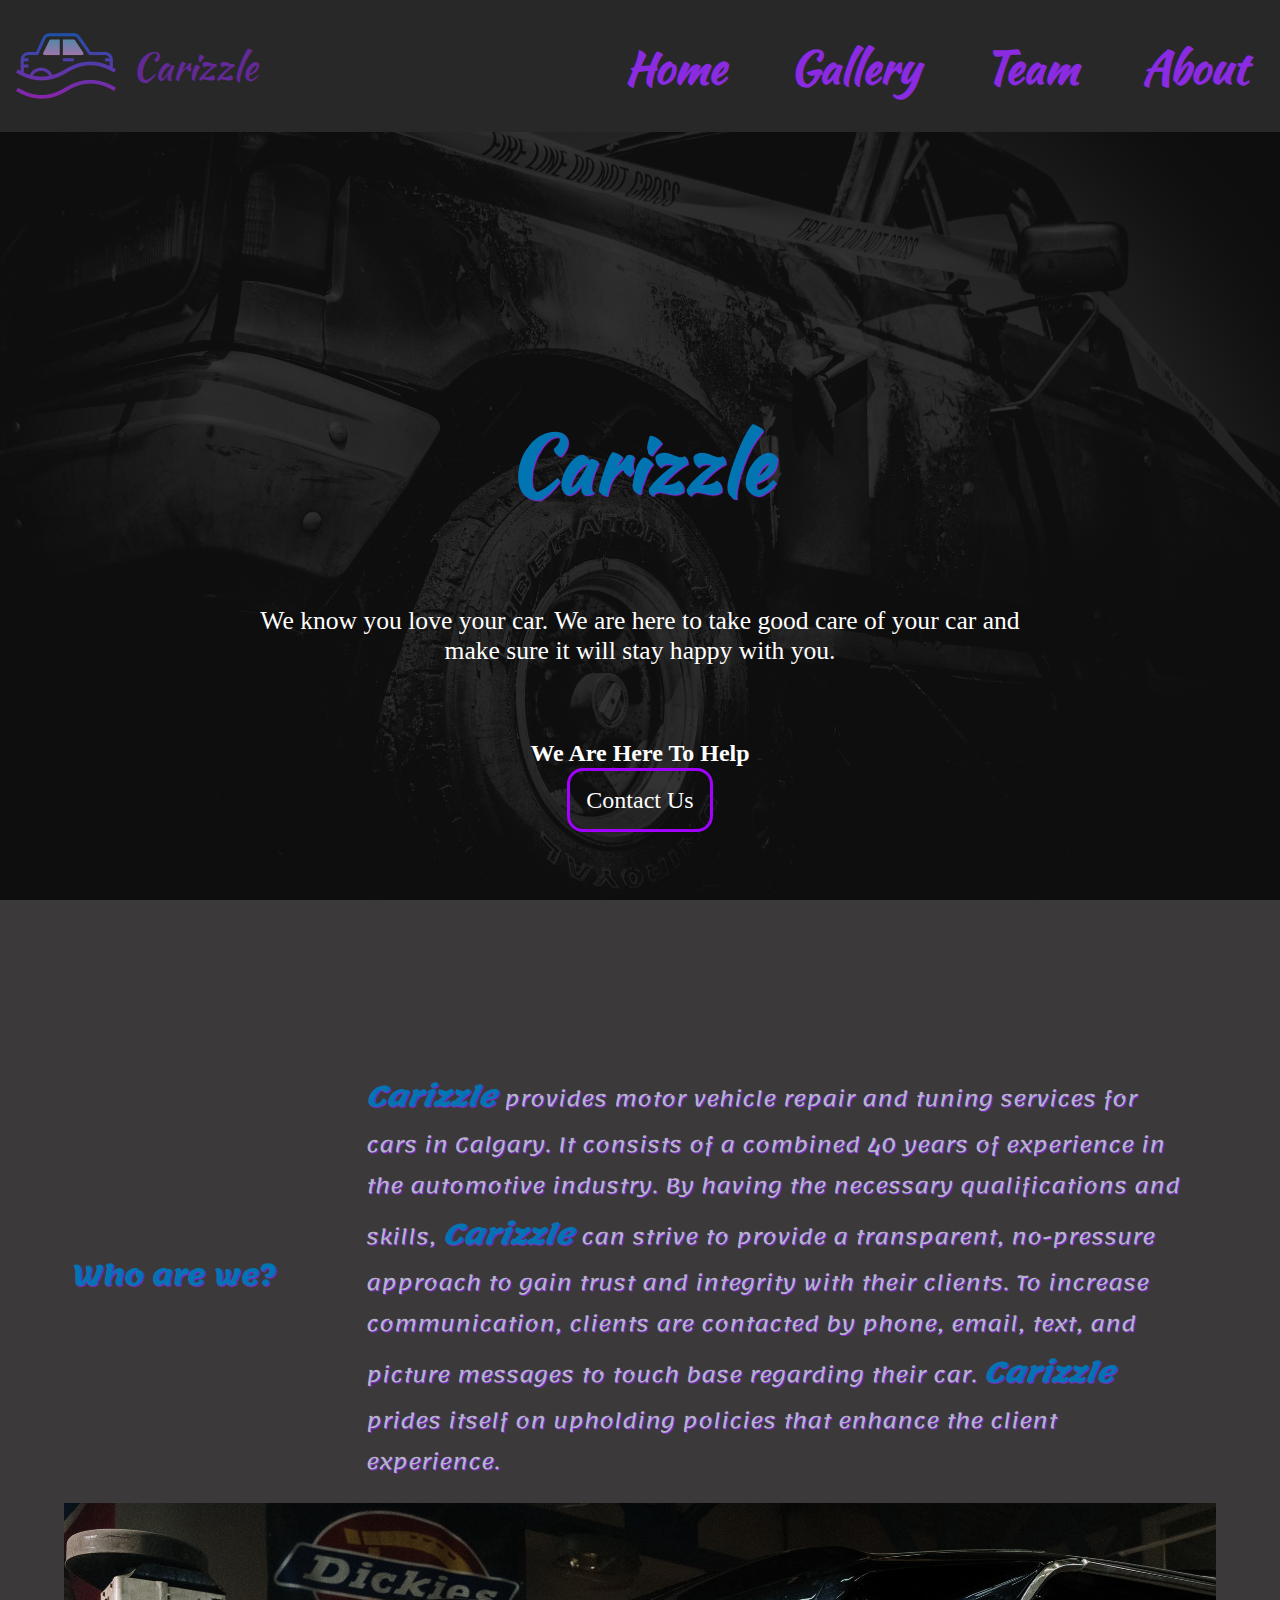
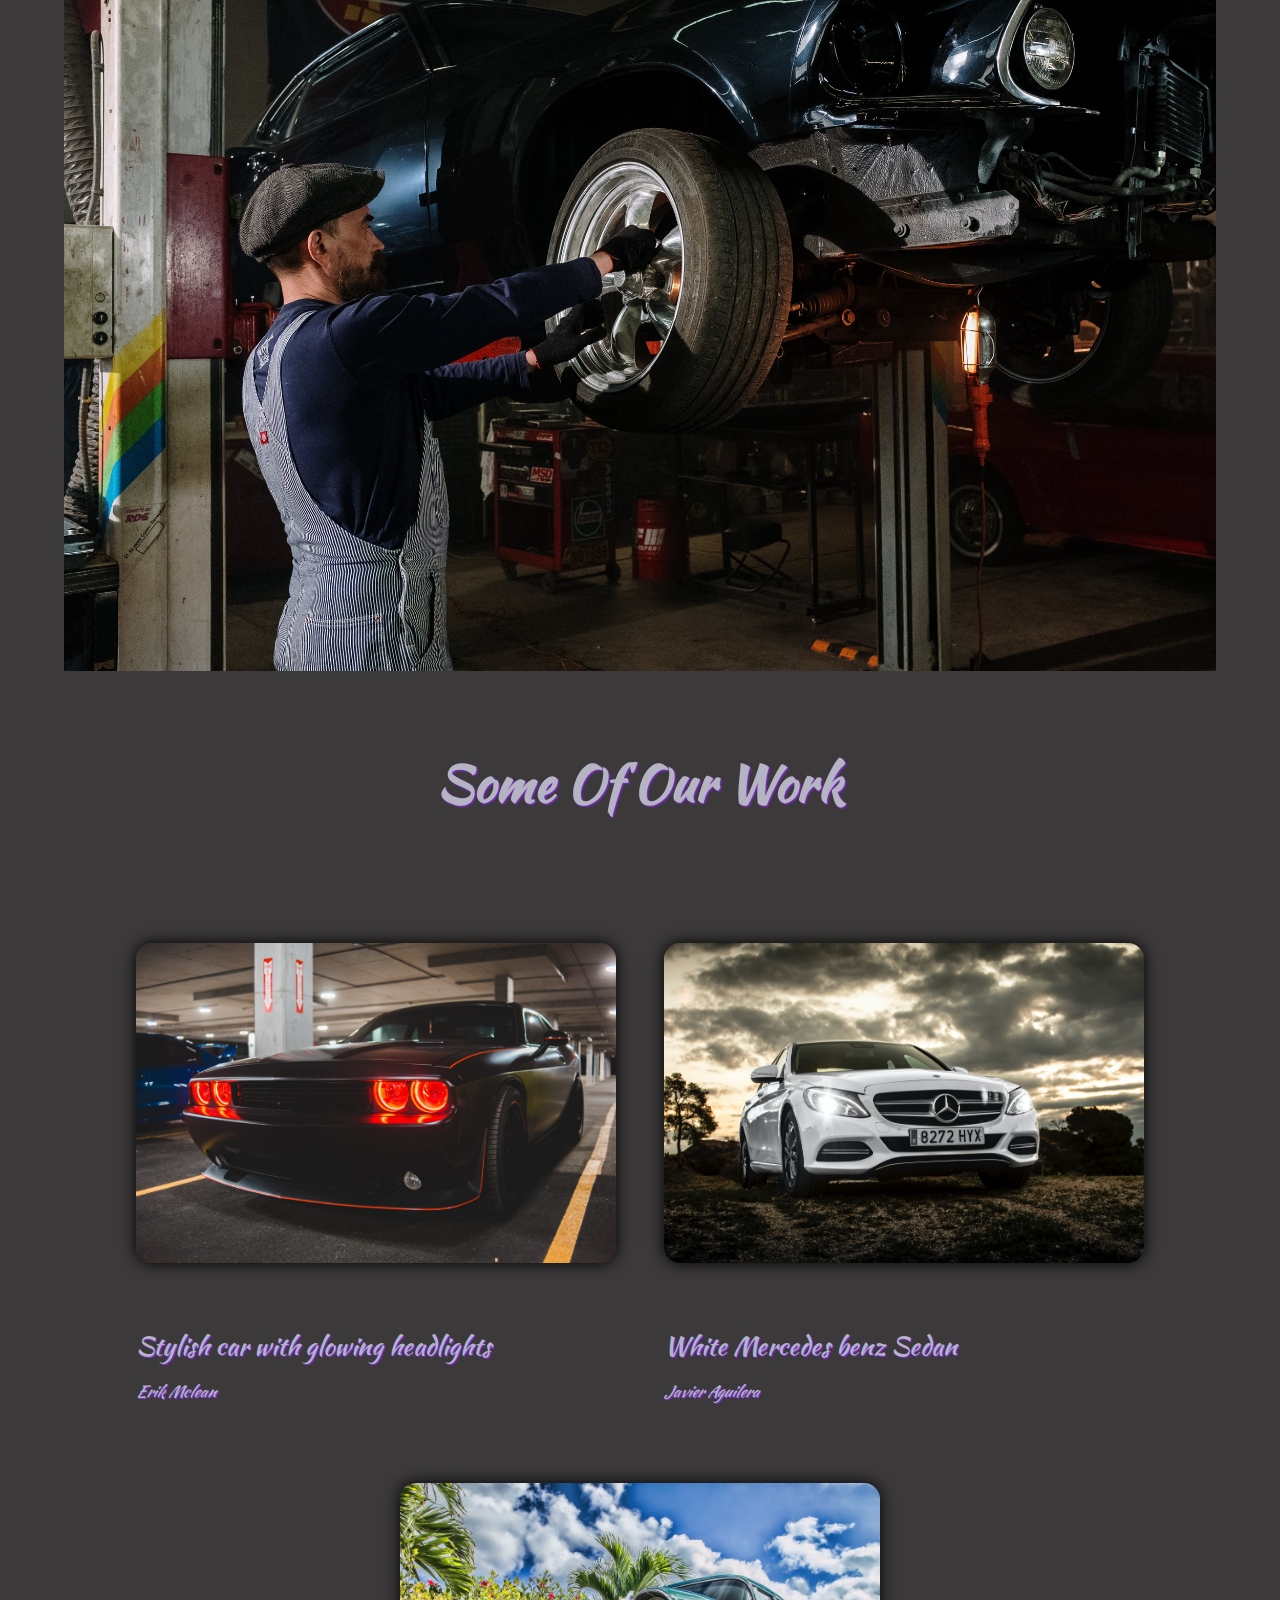
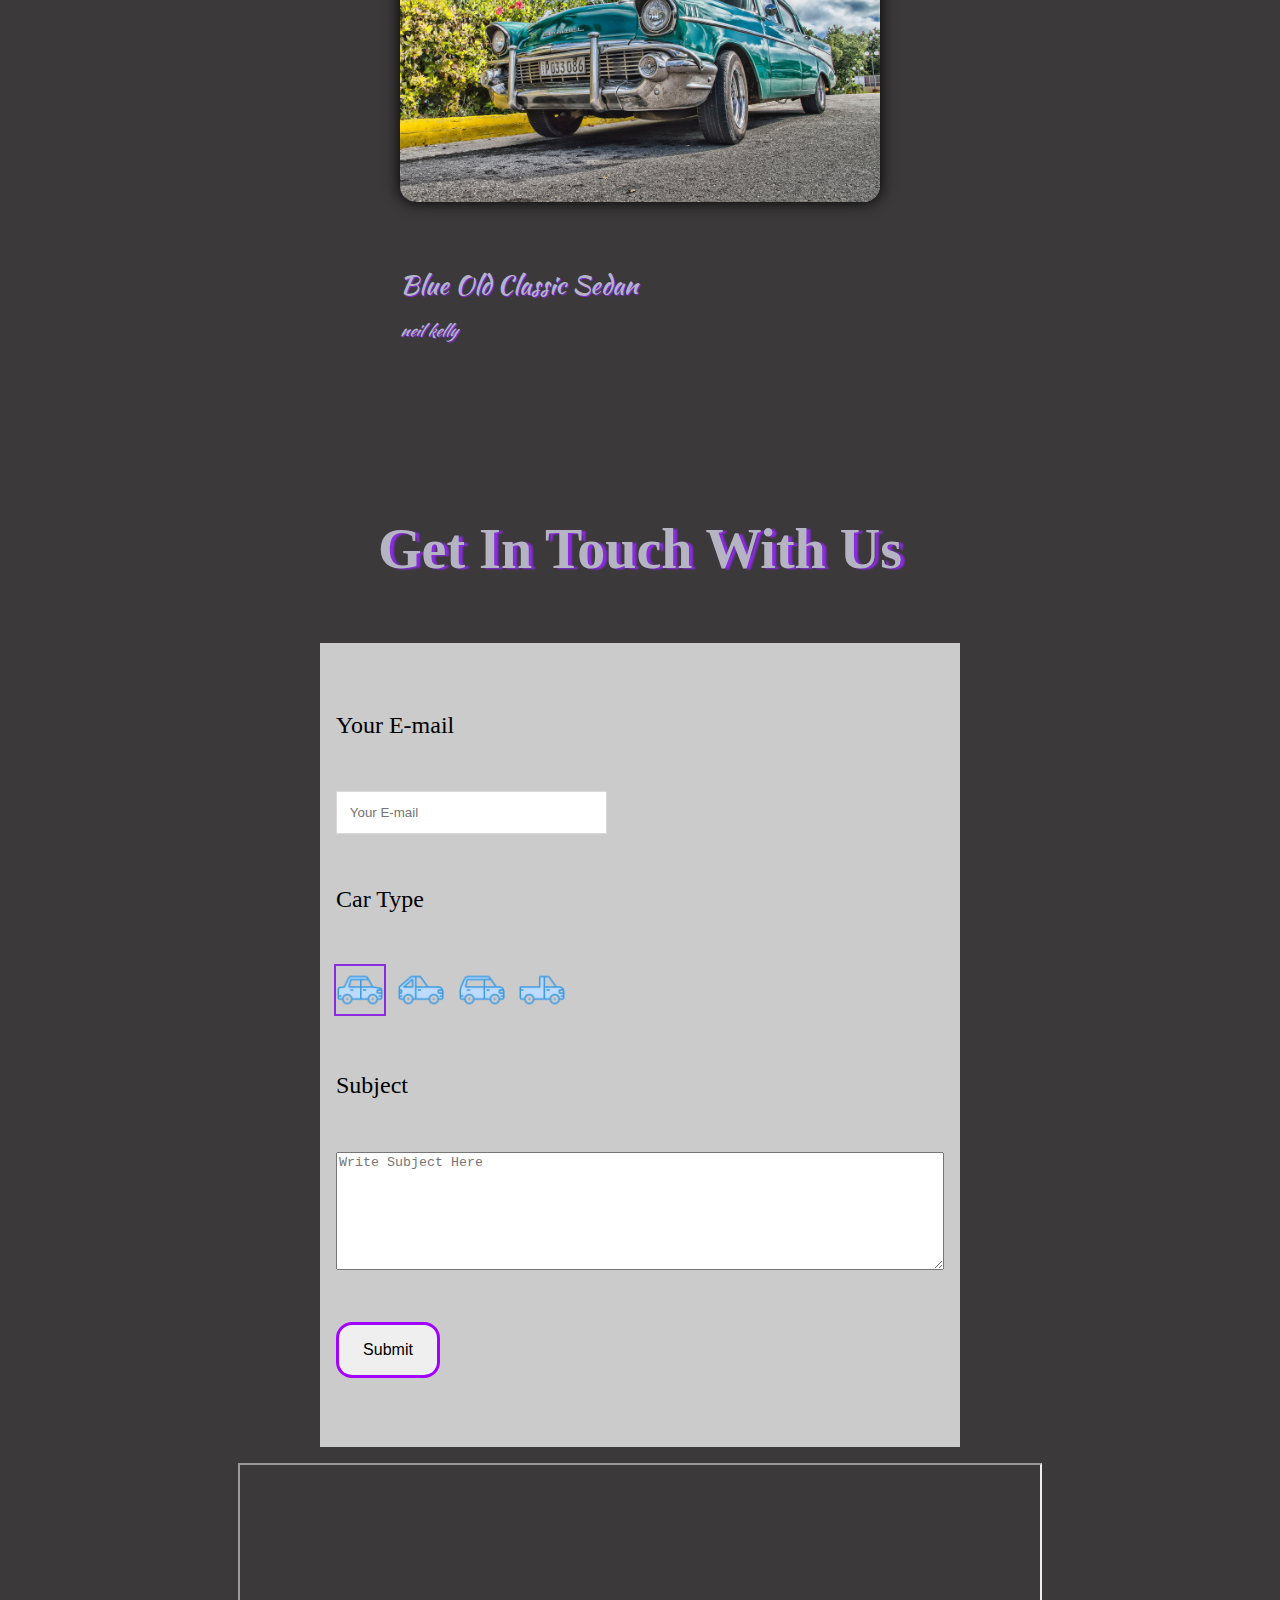
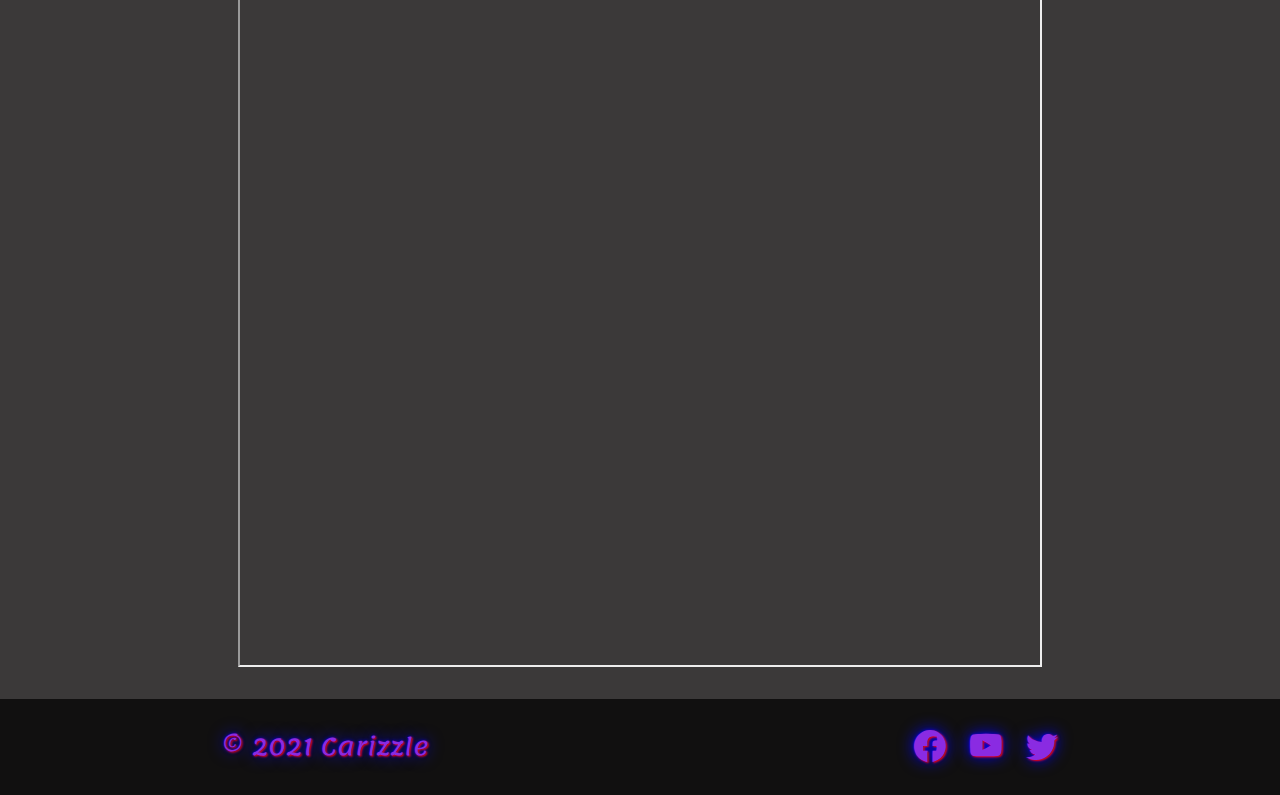
<file: index.html>
<!DOCTYPE html>
<html lang="en">

<head>
  <meta charset="UTF-8">
  <meta http-equiv="X-UA-Compatible" content="IE=edge">
  <meta name="viewport" content="width=device-width, initial-scale=1.0">
  <link rel="stylesheet" href="css/style.css">
  <link rel="stylesheet" href="css/fonts.css">

  <script src="js/script.js"></script>

  <!-- Fonts -->
  <link rel="preconnect" href="https://fonts.googleapis.com">
  <link rel="preconnect" href="https://fonts.gstatic.com" crossorigin>
  <link
    href="https://fonts.googleapis.com/css2?family=Bevan&family=Kaushan+Script&family=Lemonada:wght@300&family=Yaldevi:wght@300&display=swap"
    rel="stylesheet">

  <!-- Icons -->
  <link href="https://maxcdn.bootstrapcdn.com/font-awesome/4.7.0/css/font-awesome.min.css" rel="stylesheet"
    integrity="sha384-wvfXpqpZZVQGK6TAh5PVlGOfQNHSoD2xbE+QkPxCAFlNEevoEH3Sl0sibVcOQVnN" crossorigin="anonymous">
  <link rel="stylesheet" href="https://cdn.jsdelivr.net/npm/bootstrap-icons@1.5.0/font/bootstrap-icons.css">

  <title>Carizzle</title>
</head>

<body>
  <!-- Nav -->
  <nav class="nav-links">
    <a href="#" class="logo">
      <img src="assets/images/logo.png" alt="Logo">
      <span>Carizzle</span>
    </a>
    <ul>
      <li><a href="index.html">Home</a></li>
      <li><a href="gallery.html">Gallery</a></li>
      <li><a href="team.html">Team</a></li>
      <li><a href="about.html">About</a></li>
    </ul>
  </nav>

  <nav class="nav-menu">
    <a href="#" class="logo">
      <img src="assets/images/logo.png" alt="Logo">
      <span>Carizzle</span>
    </a>
    <i class="bi bi-list" onclick="openNav()" id="menu-toggle"></i>
    <div class="nav-link-container" id="menu">
      <i class="bi bi-x-lg" onclick="closeNav()" id="closebtn"></i>
      <ul>
        <li><a href="index.html">Home</a></li>
        <li><a href="gallery.html">Gallery</a></li>
        <li><a href="team.html">Team</a></li>
        <li><a href="about.html">About</a></li>
      </ul>
    </div>
  </nav>


  <!-- Header -->
  <header>
    <div>
      <h1 id="ho-hero" class="ho-hero">Carizzle</h1>
    </div>
  </header>

  <!-- Main -->
  <main>
    <section id="ho-hero-sec" class="ho-hero-sec">
      <div>
        <p>We know you love your car. We are here to take good care of your car and make sure it will stay happy with
          you.</p>
        <h2>We Are Here To Help</h2>
        <a href="#contact" class="ho-hero-btn">Contact Us</a>
      </div>
    </section>

    <section class="ab-section">
      <h3>Who are we?</h3>
      <p>
        <em>Carizzle</em> provides motor vehicle repair and tuning services for cars in Calgary.
        It consists of a combined 40 years of experience in the automotive industry.
        By having the necessary qualifications and skills,
        <em>Carizzle</em> can strive to provide a transparent,
        no-pressure approach to gain trust and integrity with their clients.
        To increase communication, clients are contacted by phone, email, text, and picture messages to touch base
        regarding their car.
        <em>Carizzle</em> prides itself on upholding policies that enhance the client experience.
      </p>
      <img src="assets/images/mechanic.jpg" alt="Mechanic person fixing car" class="ab-img">
    </section>

    <section class="gallrey-section">
      <h2 class="go-up">Some Of Our Work</h2>
      <figure>
        <img src="assets/images/gal-car-8.jpg" alt="Stylish car with glowing headlights">
        <figcaption>Stylish car with glowing headlights <p>Erik Mclean</p>
        </figcaption>
      </figure>

      <figure>
        <img src="assets/images/gal-car-9.jpg" alt="White Mercedes benz Sedan">
        <figcaption>White Mercedes benz Sedan <p>Javier Aguilera</p>
        </figcaption>
      </figure>

      <figure>
        <img src="assets/images/gal-car-4.jpg" alt="Blue Old Classic Sedan">
        <figcaption>Blue Old Classic Sedan <p>neil kelly</p>
        </figcaption>
      </figure>
    </section>

    <section class="contact-map">
      <h2>Get In Touch With Us</h2>
      <form action="https://formspree.io/f/xayakjqr" method="POST" id="contact">
        <label for="email">Your E-mail</label>
        <input type="text" id="email" name="email" placeholder="Your E-mail" required>
        <label>Car Type</label>
        <div class="cartype-icon">
          <label>
            <input type="radio" name="cartype" value="sedan" checked>
            <img src="assets/images/sedan-icon.png" alt="sedan car icon">
          </label>
          <label>
            <input type="radio" name="cartype" value="sport">
            <img src="assets/images/sport-icon.png" alt="sport car icon">
          </label>
          <label>
            <input type="radio" name="cartype" value="van">
            <img src="assets/images/van-icon.png" alt="van car icon">
          </label>
          <label>
            <input type="radio" name="cartype" value="truck">
            <img src="assets/images/truck-icon.png" alt="truck car icon">
          </label>
        </div>
        <label for="subject">Subject</label>
        <textarea id="subject" name="subject" placeholder="Write Subject Here" required></textarea>
        <input type="submit" value="Submit">
      </form>

      <!-- MAP -->
      <iframe class="map" loading="lazy" allowfullscreen
        src="https://www.google.com/maps/embed/v1/place?key=AIzaSyBi_DA6iO6J5fdE7S0sSYR15o7AsWUm170&q=Calgary+AB"></iframe>
    </section>
  </main>

  <!-- Footer -->
  <footer>
    <p>&copy; 2021 Carizzle</p>
    <ul>
      <li><a href="https://www.facebook.com" target="_blank" class="facebook"><i class="bi bi-facebook"></i></a></li>
      <li><a href="https://www.youtube.com" target="_blank" class="youtube"><i class="bi bi-youtube"></i></a></li>
      <li><a href="https://twitter.com" target="_blank" class="twitter"><i class="bi bi-twitter"></i></a></li>
    </ul>
  </footer>
</body>

</html>
</file>
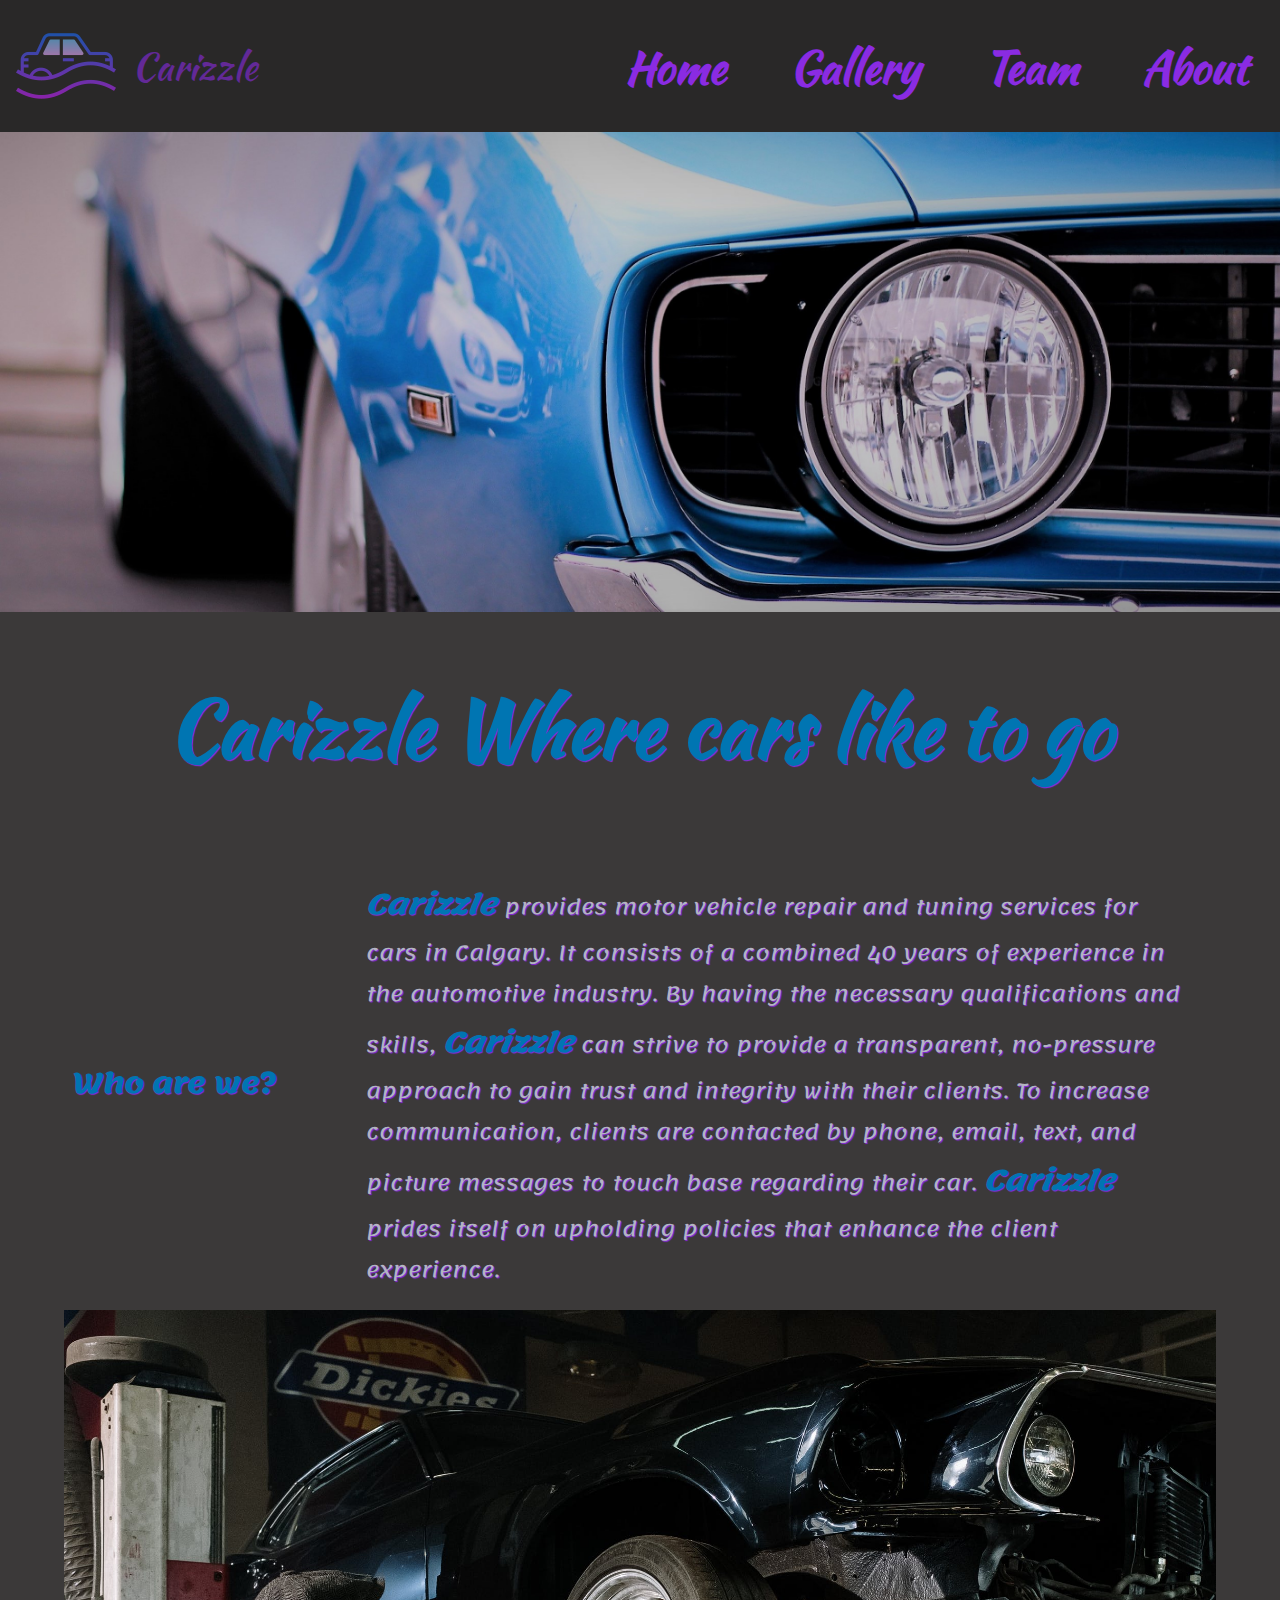
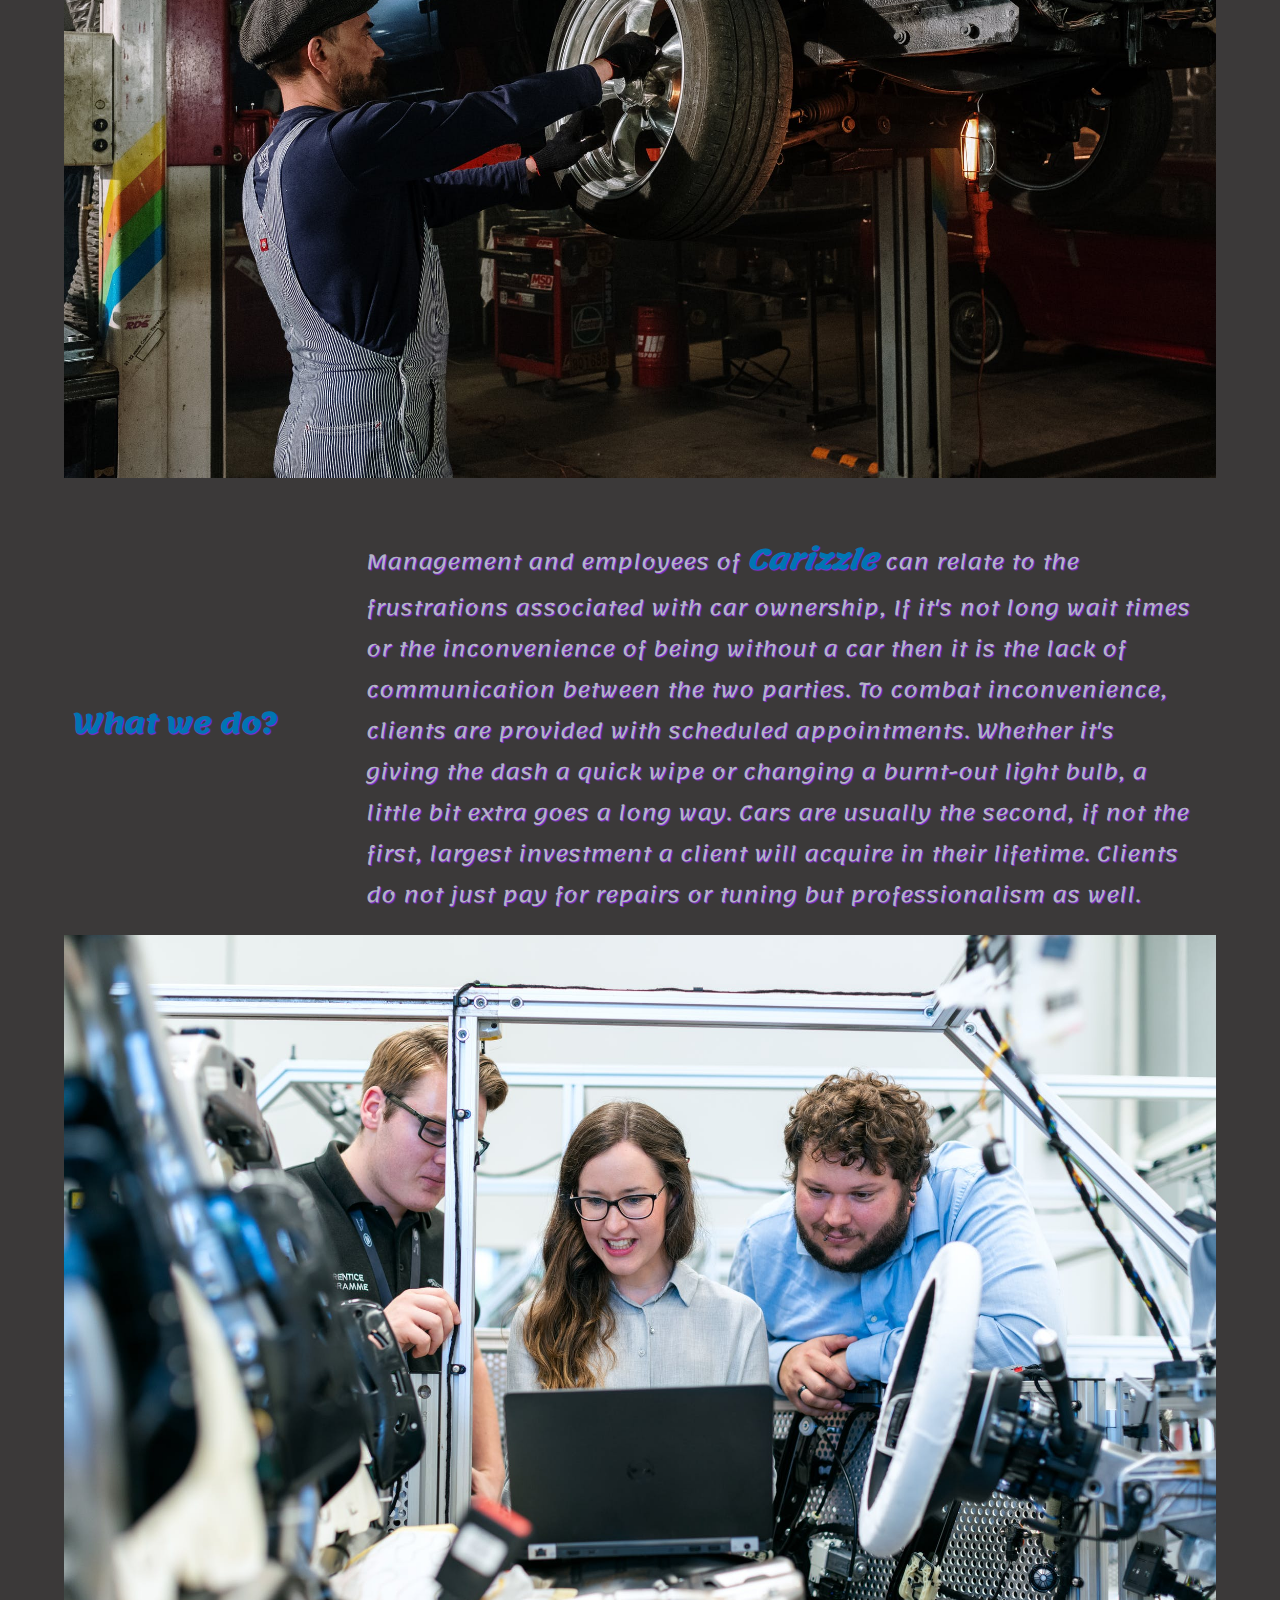
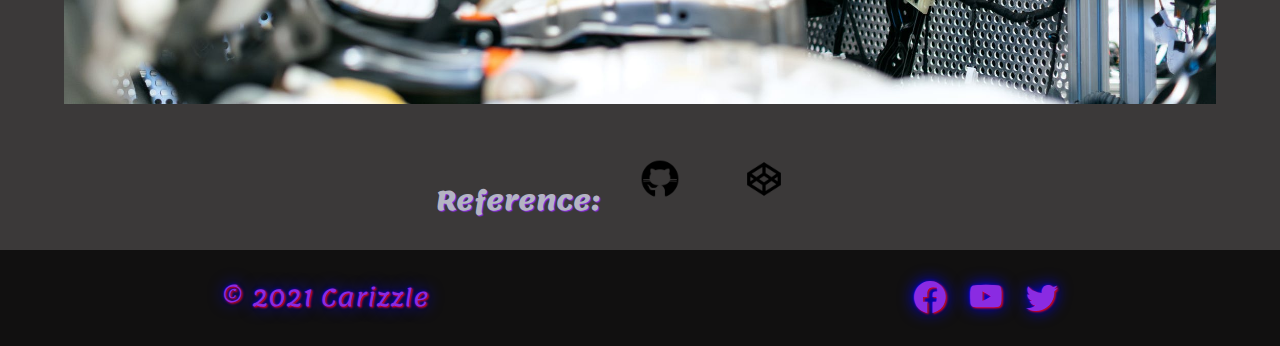
<file: about.html>
<!DOCTYPE html>
<html lang="en">

<head>
  <meta charset="UTF-8">
  <meta http-equiv="X-UA-Compatible" content="IE=edge">
  <meta name="viewport" content="width=device-width, initial-scale=1.0">
  <link rel="stylesheet" href="css/style.css">
  <link rel="stylesheet" href="css/fonts.css">

  <script src="js/script.js"></script>

  <!-- Fonts -->
  <link rel="preconnect" href="https://fonts.googleapis.com">
  <link rel="preconnect" href="https://fonts.gstatic.com" crossorigin>
  <link
    href="https://fonts.googleapis.com/css2?family=Bevan&family=Kaushan+Script&family=Lemonada:wght@300&family=Yaldevi:wght@300&display=swap"
    rel="stylesheet">

  <!-- Icons -->
  <link rel="stylesheet" href="https://cdn.jsdelivr.net/npm/bootstrap-icons@1.5.0/font/bootstrap-icons.css">

  <title>Carizzle - About us</title>
</head>

<body>

  <!-- Nav -->
  <nav class="nav-links">
    <a href="#" class="logo">
      <img src="assets/images/logo.png" alt="Logo">
      <span>Carizzle</span>
    </a>
    <ul>
      <li><a href="index.html">Home</a></li>
      <li><a href="gallery.html">Gallery</a></li>
      <li><a href="team.html">Team</a></li>
      <li><a href="about.html">About</a></li>
    </ul>
  </nav>

  <nav class="nav-menu">
    <a href="#" class="logo">
      <img src="assets/images/logo.png" alt="Logo">
      <span>Carizzle</span>
    </a>
    <i class="bi bi-list" onclick="openNav()" id="menu-toggle"></i>
    <div class="nav-link-container" id="menu">
      <i class="bi bi-x-lg" onclick="closeNav()" id="closebtn"></i>
      <ul>
        <li><a href="index.html">Home</a></li>
        <li><a href="gallery.html">Gallery</a></li>
        <li><a href="team.html">Team</a></li>
        <li><a href="about.html">About</a></li>
      </ul>
    </div>
  </nav>

  <!-- Header -->
  <header>
    <img src="assets/images/pano.jpg" alt="Panorama picture of blue car" class="ab-pano-img">
    <h1>Carizzle Where cars like to go</h1>
  </header>

  <!-- Main -->
  <main>
    <section class="ab-section">
      <h3>Who are we?</h3>
      <p>
        <em>Carizzle</em> provides motor vehicle repair and tuning services for cars in Calgary.
        It consists of a combined 40 years of experience in the automotive industry.
        By having the necessary qualifications and skills,
        <em>Carizzle</em> can strive to provide a transparent,
        no-pressure approach to gain trust and integrity with their clients.
        To increase communication, clients are contacted by phone, email, text, and picture messages to touch base
        regarding their car.
        <em>Carizzle</em> prides itself on upholding policies that enhance the client experience.
      </p>
      <img src="assets/images/mechanic.jpg" alt="Mechanic person fixing car" class="ab-img">
    </section>

    <section class="ab-section">
      <h3>What we do?</h3>
      <p>
        Management and employees of <em>Carizzle</em> can relate to the frustrations associated with car ownership,
        If it's not long wait times or the inconvenience of being without a car then it is the lack of communication
        between the two parties.
        To combat inconvenience, clients are provided with scheduled appointments.
        Whether it's giving the dash a quick wipe or changing a burnt-out light bulb, a little bit extra goes a long
        way.
        Cars are usually the second, if not the first, largest investment a client will acquire in their lifetime.
        Clients do not just pay for repairs or tuning but professionalism as well.
      </p>
      <img src="assets/images/team.jpg" alt="Team working on laptop" class="ab-img">
    </section>

    <section class="ref">
      <h2>Reference:</h2>
      <ul>
        <li>
          <a href="https://github.com/FesalBadday" target="_blank">
            <img src="assets/images/github.png" alt="GitHub logo">
          </a>
        </li>
        <li>
          <a href="https://codepen.io/Fesal" target="_blank">
            <img src="assets/images/codepen.png" alt="CodePen logo">
          </a>
        </li>
      </ul>
    </section>
  </main>

  <!-- Footer -->
  <footer>
    <p>&copy; 2021 Carizzle</p>
    <ul>
      <li><a href="#" class="facebook"><i class="bi bi-facebook"></i></a></li>
      <li><a href="#" class="youtube"><i class="bi bi-youtube"></i></a></li>
      <li><a href="#" class="twitter"><i class="bi bi-twitter"></i></a></li>
    </ul>
  </footer>

</body>

</html>
</file>
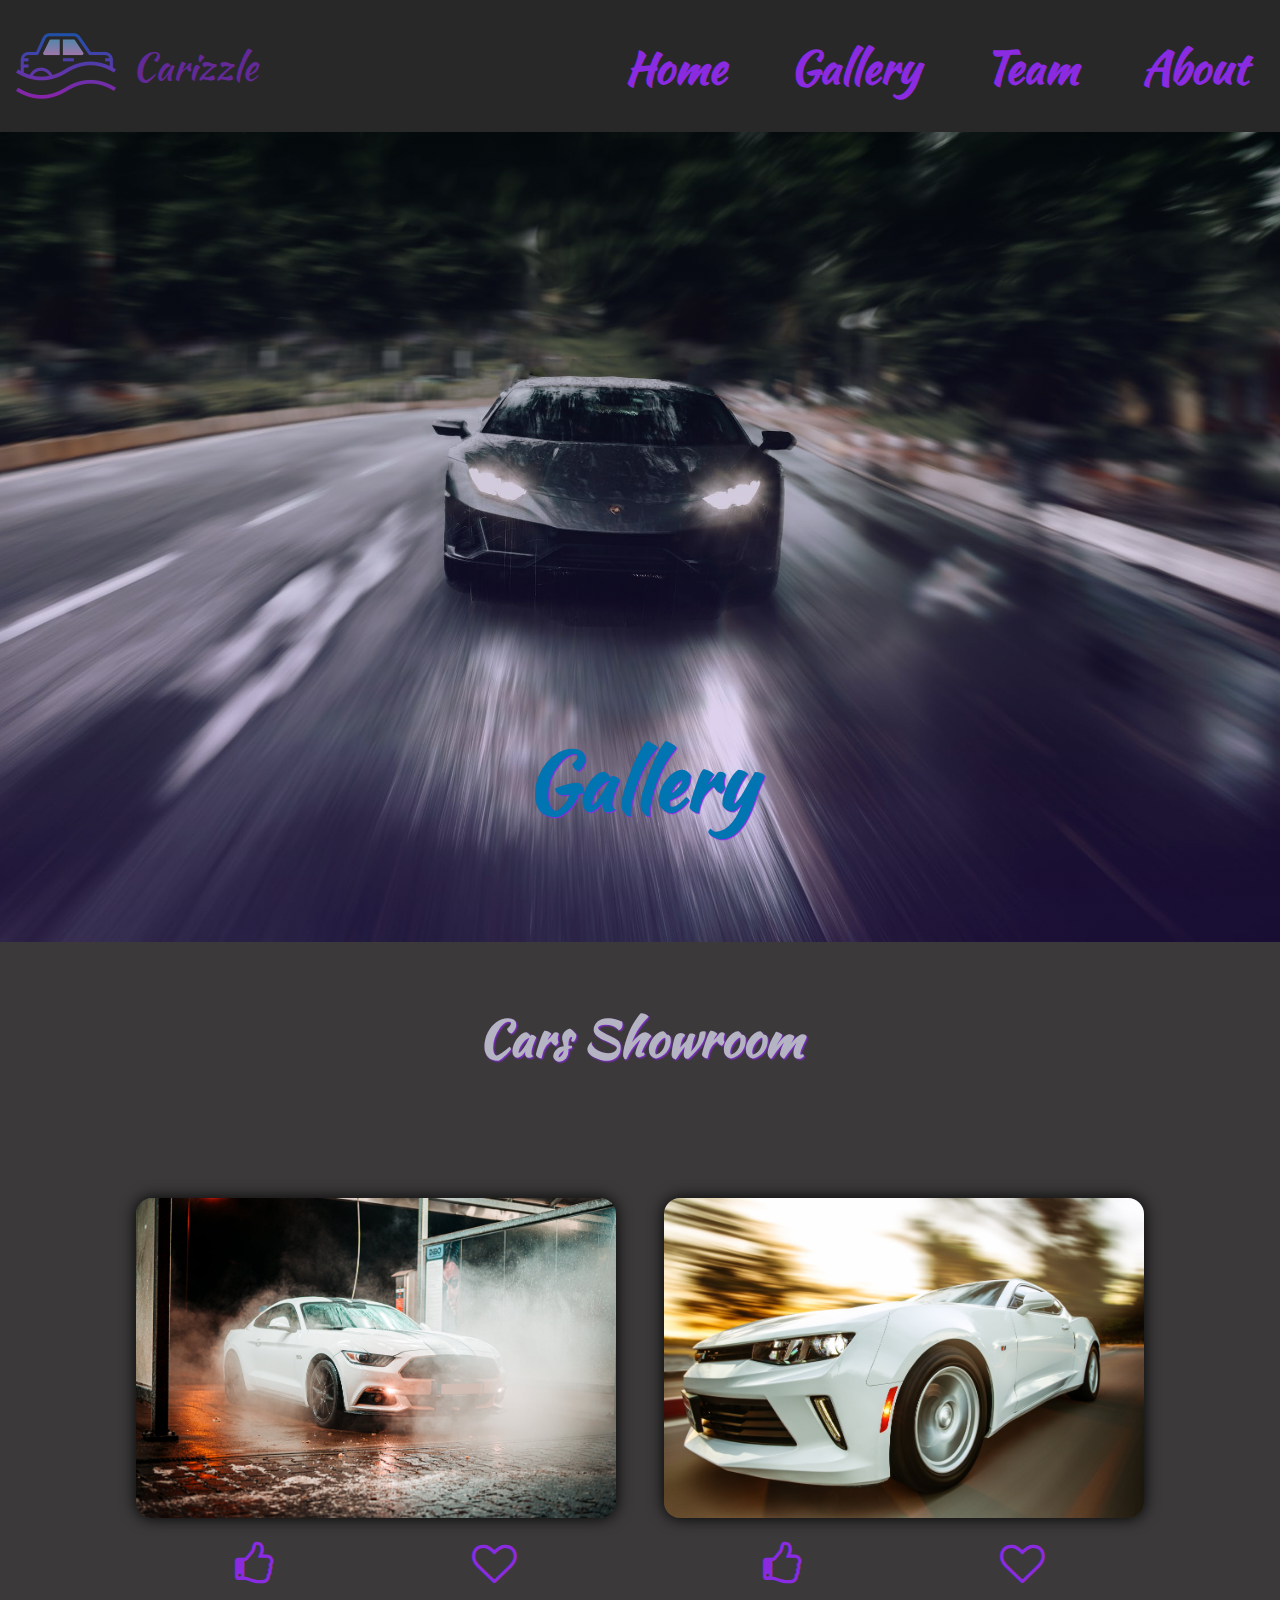
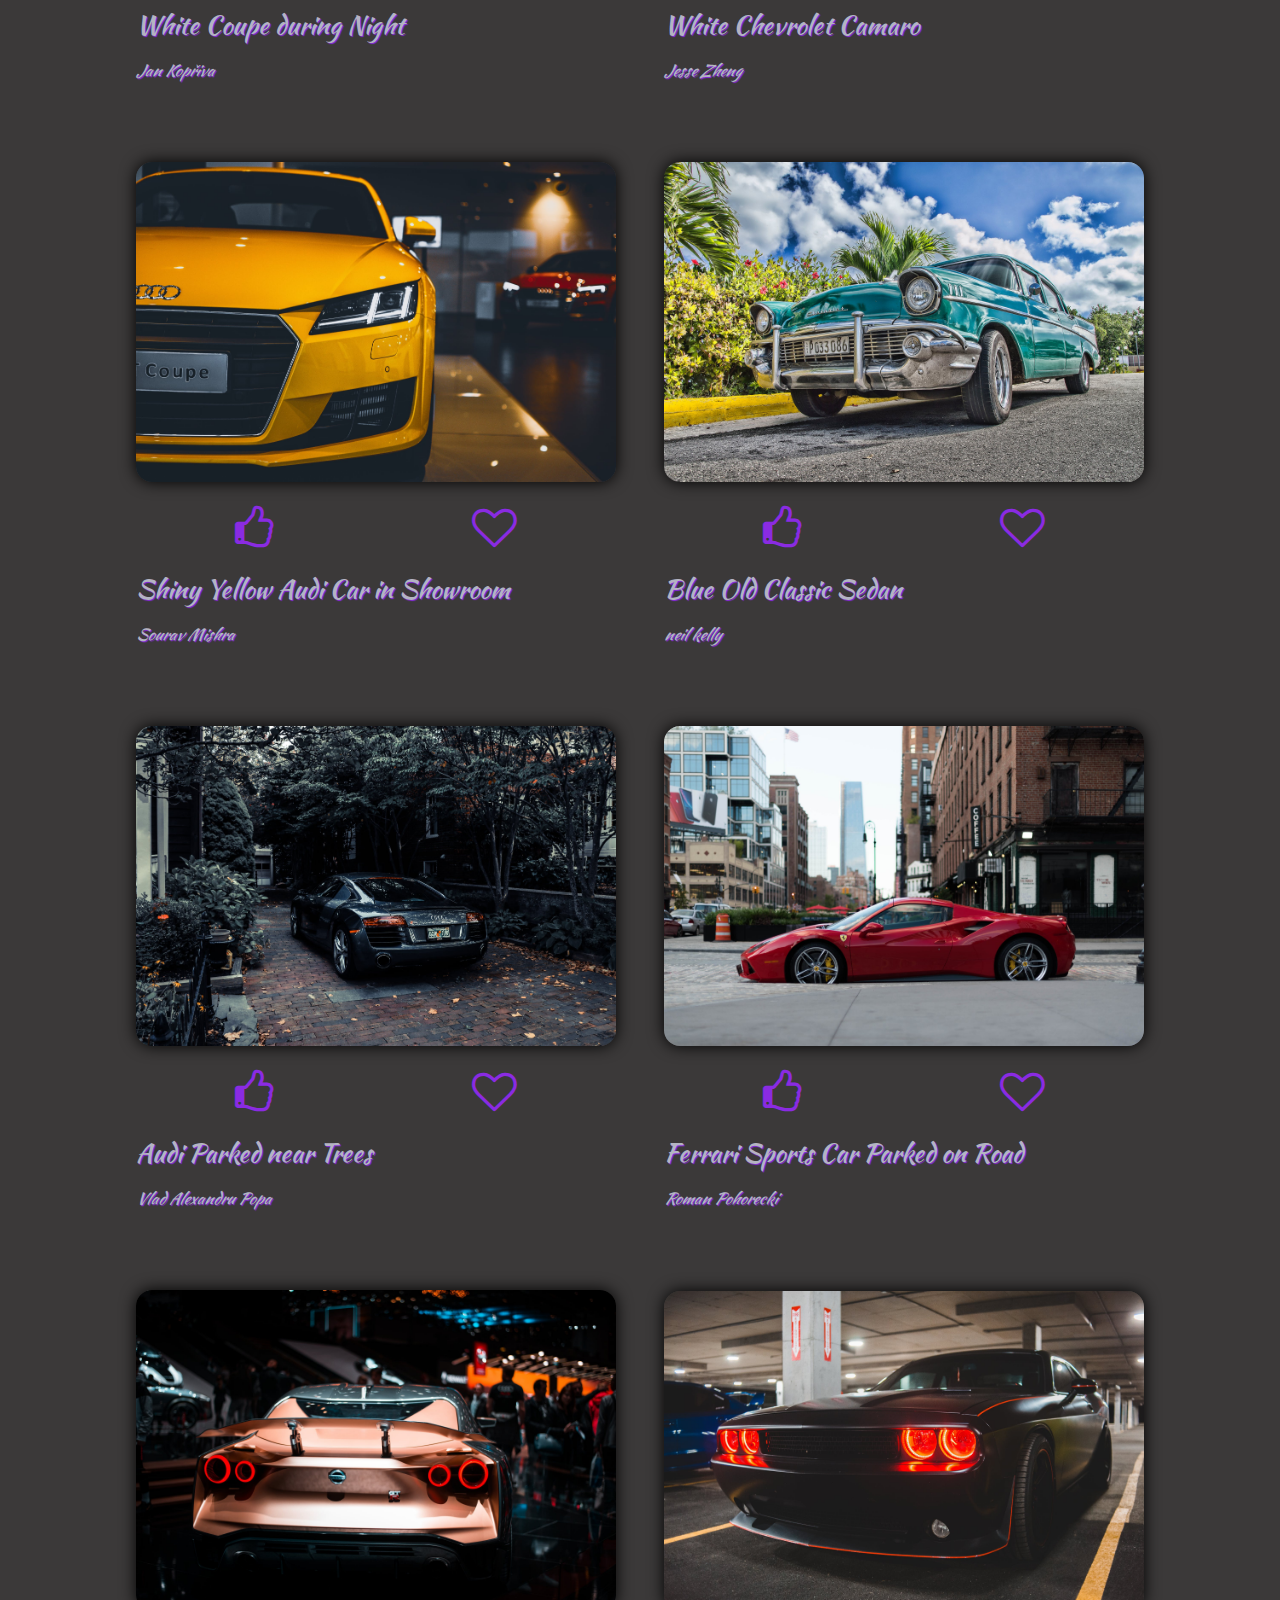
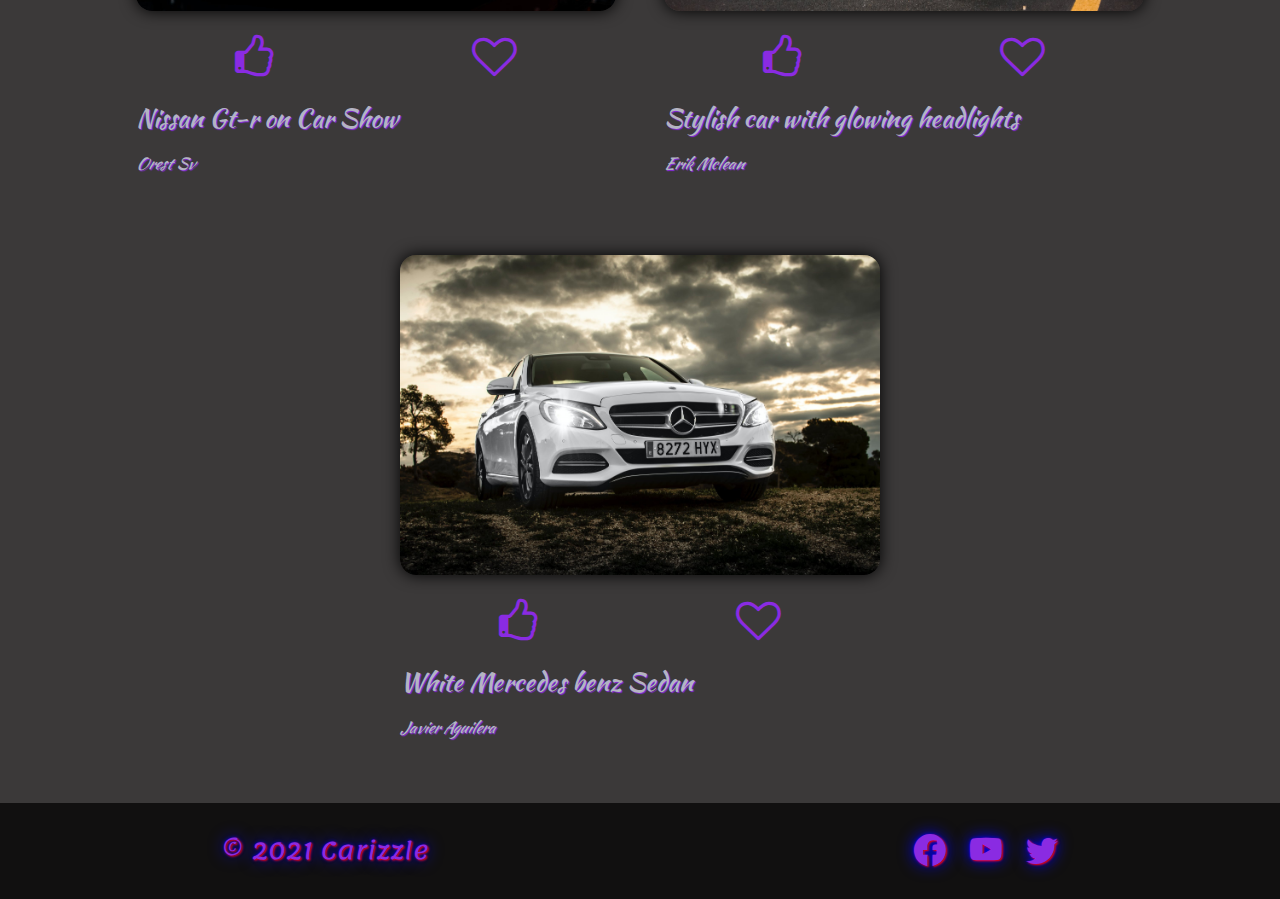
<file: gallery.html>
<!DOCTYPE html>
<html lang="en">

<head>
  <meta charset="UTF-8">
  <meta http-equiv="X-UA-Compatible" content="IE=edge">
  <meta name="viewport" content="width=device-width, initial-scale=1.0">
  <link rel="stylesheet" href="css/style.css">
  <link rel="stylesheet" href="css/fonts.css">

  <script src="js/script.js"></script>

  <!-- Fonts -->
  <link rel="preconnect" href="https://fonts.googleapis.com">
  <link rel="preconnect" href="https://fonts.gstatic.com" crossorigin>
  <link
    href="https://fonts.googleapis.com/css2?family=Bevan&family=Kaushan+Script&family=Lemonada:wght@300&family=Yaldevi:wght@300&display=swap"
    rel="stylesheet">

  <!-- Icons -->
  <link href="https://maxcdn.bootstrapcdn.com/font-awesome/4.7.0/css/font-awesome.min.css" rel="stylesheet"
    integrity="sha384-wvfXpqpZZVQGK6TAh5PVlGOfQNHSoD2xbE+QkPxCAFlNEevoEH3Sl0sibVcOQVnN" crossorigin="anonymous">
  <link rel="stylesheet" href="https://cdn.jsdelivr.net/npm/bootstrap-icons@1.5.0/font/bootstrap-icons.css">

  <title>Carizzle - Gallery</title>
</head>

<body>
  <!-- Nav -->
  <nav class="nav-links">
    <a href="#" class="logo">
      <img src="assets/images/logo.png" alt="Logo">
      <span>Carizzle</span>
    </a>
    <ul>
      <li><a href="index.html">Home</a></li>
      <li><a href="gallery.html">Gallery</a></li>
      <li><a href="team.html">Team</a></li>
      <li><a href="about.html">About</a></li>
    </ul>
  </nav>

  <nav class="nav-menu">
    <a href="#" class="logo">
      <img src="assets/images/logo.png" alt="Logo">
      <span>Carizzle</span>
    </a>
    <i class="bi bi-list" onclick="openNav()" id="menu-toggle"></i>
    <div class="nav-link-container" id="menu">
      <i class="bi bi-x-lg" onclick="closeNav()" id="closebtn"></i>
      <ul>
      <li><a href="index.html">Home</a></li>
      <li><a href="gallery.html">Gallery</a></li>
      <li><a href="team.html">Team</a></li>
      <li><a href="about.html">About</a></li>
      </ul>
    </div>
  </nav>


  <!-- Header -->
  <header class="ga-hero-sec">
    <h1 class="ga-hea">Gallery</h1>
  </header>

  <!-- Main -->
  <main>
    <section class="gallrey-section">
      <h2 class="go-up">Cars Showroom</h2>
      <figure>
        <img src="assets/images/gal-car-1.jpg" alt="White Coupe during Night">
        <span class="love-like">
          <label>
            <input type="checkbox" class="like-hidden">
            <span class="like"></span>
          </label>
          <label>
            <input type="checkbox" class="love-hidden">
            <span class="love"></span>
          </label>
        </span>
        <figcaption>White Coupe during Night <p>Jan Kopřiva</p>
        </figcaption>
      </figure>

      <figure>
        <img src="assets/images/gal-car-2.jpg" alt="White Chevrolet Camaro">
        <span class="love-like">
          <label>
            <input type="checkbox" class="like-hidden">
            <span class="like"></span>
          </label>
          <label>
            <input type="checkbox" class="love-hidden">
            <span class="love"></span>
          </label>
        </span>
        <figcaption>White Chevrolet Camaro <p>Jesse Zheng</p>
        </figcaption>
      </figure>

      <figure>
        <img src="assets/images/gal-car-3.jpg" alt="Shiny Yellow Audi Car in Showroom">
        <span class="love-like">
          <label>
            <input type="checkbox" class="like-hidden">
            <span class="like"></span>
          </label>
          <label>
            <input type="checkbox" class="love-hidden">
            <span class="love"></span>
          </label>
        </span>
        <figcaption>Shiny Yellow Audi Car in Showroom <p>Sourav Mishra</p>
        </figcaption>
      </figure>

      <figure>
        <img src="assets/images/gal-car-4.jpg" alt="Blue Old Classic Sedan">
        <span class="love-like">
          <label>
            <input type="checkbox" class="like-hidden">
            <span class="like"></span>
          </label>
          <label>
            <input type="checkbox" class="love-hidden">
            <span class="love"></span>
          </label>
        </span>
        <figcaption>Blue Old Classic Sedan <p>neil kelly</p>
        </figcaption>
      </figure>

      <figure>
        <img src="assets/images/gal-car-5.jpg" alt="Audi Parked near Trees">
        <span class="love-like">
          <label>
            <input type="checkbox" class="like-hidden">
            <span class="like"></span>
          </label>
          <label>
            <input type="checkbox" class="love-hidden">
            <span class="love"></span>
          </label>
        </span>
        <figcaption>Audi Parked near Trees <p>Vlad Alexandru Popa</p>
        </figcaption>
      </figure>

      <figure>
        <img src="assets/images/gal-car-6.jpg" alt="Ferrari Sports Car Parked on Road">
        <span class="love-like">
          <label>
            <input type="checkbox" class="like-hidden">
            <span class="like"></span>
          </label>
          <label>
            <input type="checkbox" class="love-hidden">
            <span class="love"></span>
          </label>
        </span>
        <figcaption>Ferrari Sports Car Parked on Road <p>Roman Pohorecki</p>
        </figcaption>
      </figure>

      <figure>
        <img src="assets/images/gal-car-7.jpg" alt="Nissan Gt-r on Car Show">
        <span class="love-like">
          <label>
            <input type="checkbox" class="like-hidden">
            <span class="like"></span>
          </label>
          <label>
            <input type="checkbox" class="love-hidden">
            <span class="love"></span>
          </label>
        </span>
        <figcaption>Nissan Gt-r on Car Show <p>Orest Sv</p>
        </figcaption>
      </figure>

      <figure>
        <img src="assets/images/gal-car-8.jpg" alt="Stylish car with glowing headlights">
        <span class="love-like">
          <label>
            <input type="checkbox" class="like-hidden">
            <span class="like"></span>
          </label>
          <label>
            <input type="checkbox" class="love-hidden">
            <span class="love"></span>
          </label>
        </span>
        <figcaption>Stylish car with glowing headlights <p>Erik Mclean</p>
        </figcaption>
      </figure>

      <figure>
        <img src="assets/images/gal-car-9.jpg" alt="White Mercedes benz Sedan">
        <span class="love-like">
          <label>
            <input type="checkbox" class="like-hidden">
            <span class="like"></span>
          </label>
          <label>
            <input type="checkbox" class="love-hidden">
            <span class="love"></span>
          </label>
        </span>
        <figcaption>White Mercedes benz Sedan <p>Javier Aguilera</p>
        </figcaption>
      </figure>
    </section>
  </main>

  <!-- Footer -->
  <footer>
    <p>&copy; 2021 Carizzle</p>
    <ul>
      <li><a href="https://www.facebook.com" target="_blank" class="facebook"><i class="bi bi-facebook"></i></a></li>
      <li><a href="https://www.youtube.com" target="_blank" class="youtube"><i class="bi bi-youtube"></i></a></li>
      <li><a href="https://twitter.com" target="_blank" class="twitter"><i class="bi bi-twitter"></i></a></li>
    </ul>
  </footer>
</body>

</html>
</file>
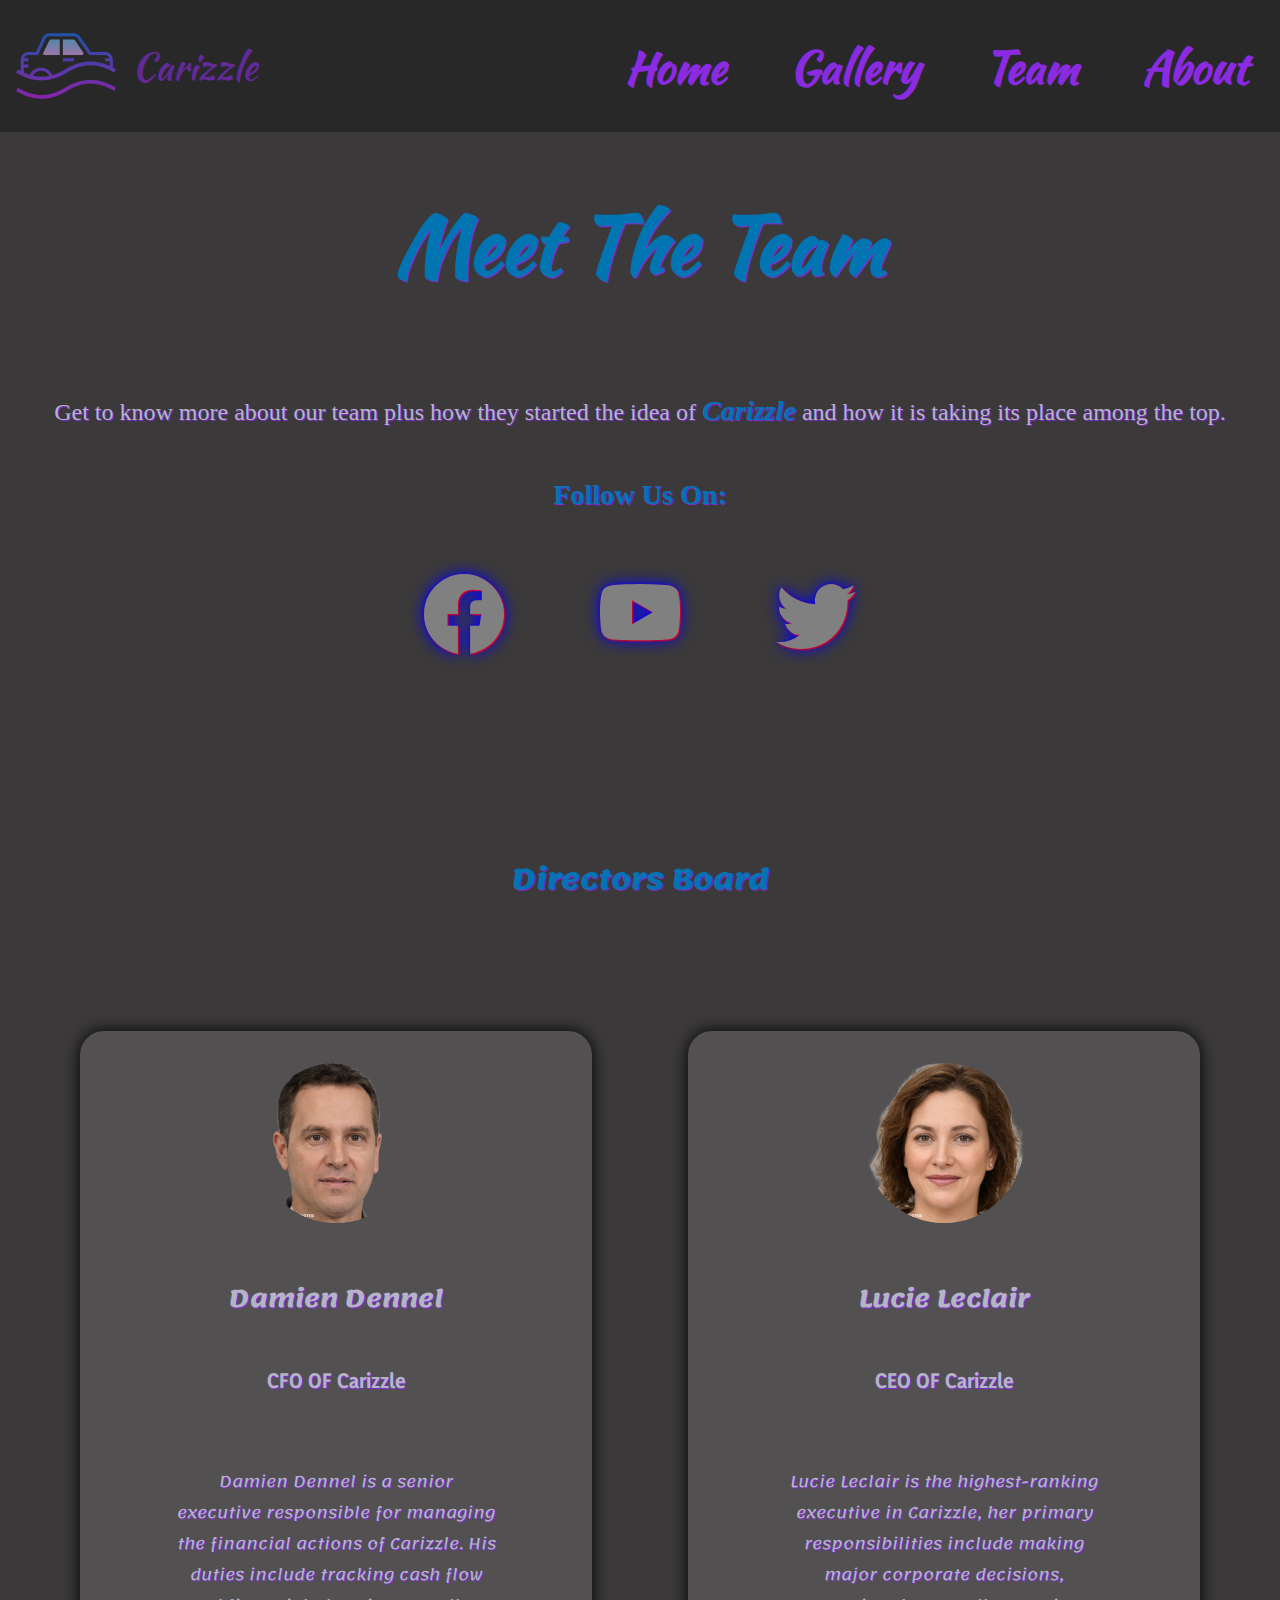
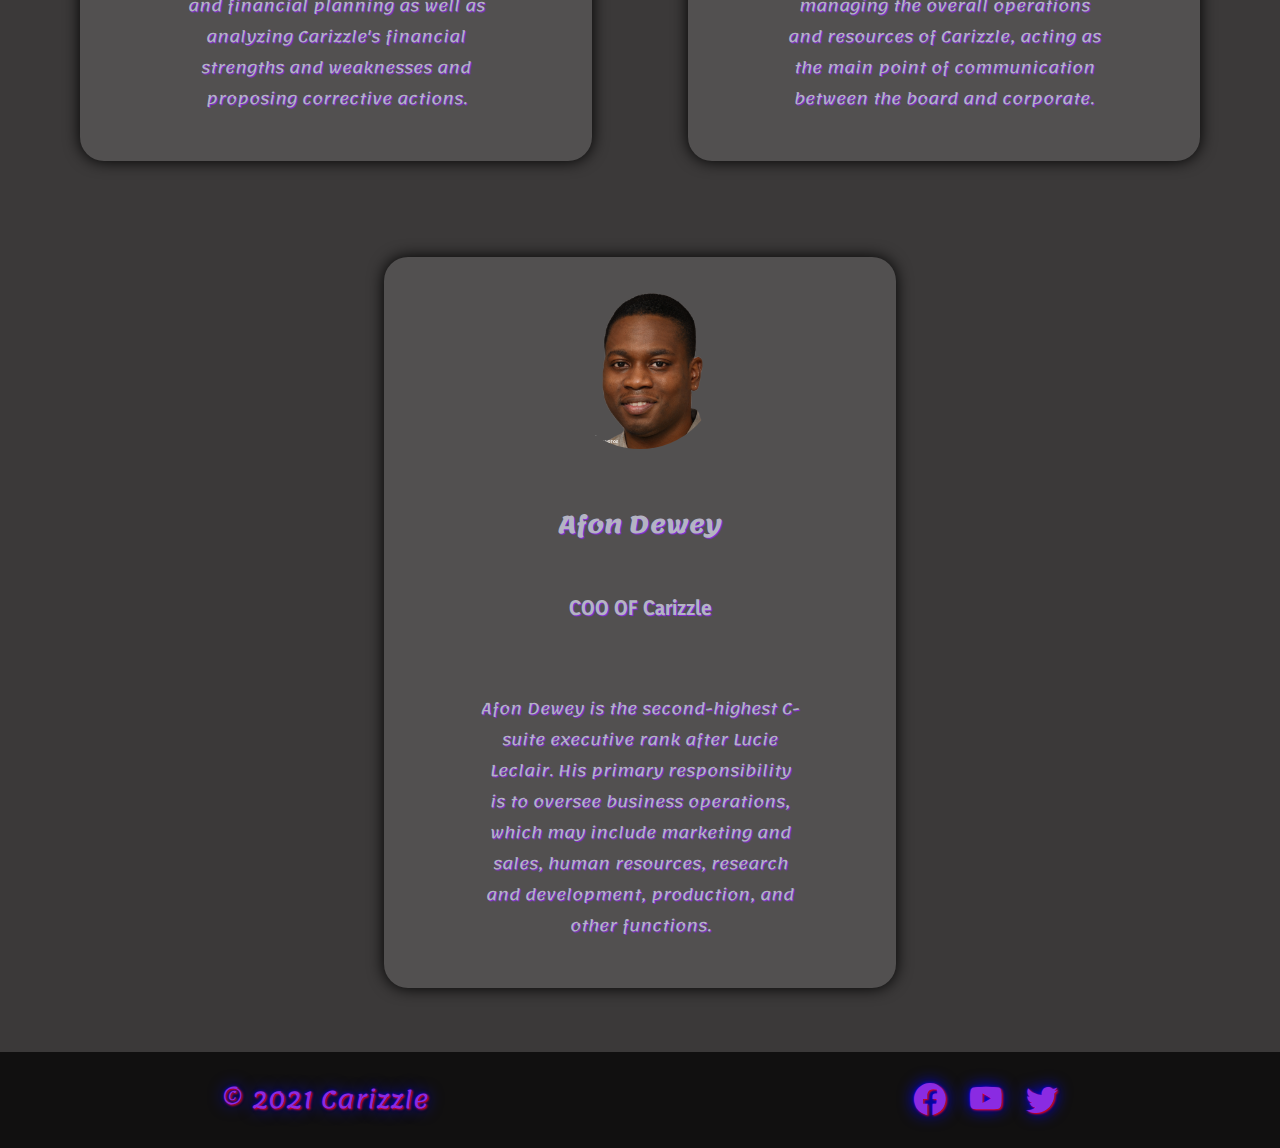
<file: team.html>
<!DOCTYPE html>
<html lang="en">

<head>
  <meta charset="UTF-8">
  <meta http-equiv="X-UA-Compatible" content="IE=edge">
  <meta name="viewport" content="width=device-width, initial-scale=1.0">
  <link rel="stylesheet" href="css/style.css">
  <link rel="stylesheet" href="css/fonts.css">

  <script src="js/script.js"></script>

  <!-- Fonts -->
  <link rel="preconnect" href="https://fonts.googleapis.com">
  <link rel="preconnect" href="https://fonts.gstatic.com" crossorigin>
  <link
    href="https://fonts.googleapis.com/css2?family=Bevan&family=Kaushan+Script&family=Lemonada:wght@300&family=Yaldevi:wght@300&display=swap"
    rel="stylesheet">

  <!-- Icons -->
  <link rel="stylesheet" href="https://cdn.jsdelivr.net/npm/bootstrap-icons@1.5.0/font/bootstrap-icons.css">

  <title>Carizzle - Our Team</title>
</head>

<body>

  <!-- Nav -->
  <nav class="nav-links">
    <a href="#" class="logo">
      <img src="assets/images/logo.png" alt="Logo">
      <span>Carizzle</span>
    </a>
    <ul>
      <li><a href="index.html">Home</a></li>
      <li><a href="gallery.html">Gallery</a></li>
      <li><a href="team.html">Team</a></li>
      <li><a href="about.html">About</a></li>
    </ul>
  </nav>

  <nav class="nav-menu">
    <a href="#" class="logo">
      <img src="assets/images/logo.png" alt="Logo">
      <span>Carizzle</span>
    </a>
    <i class="bi bi-list" onclick="openNav()" id="menu-toggle"></i>
    <div class="nav-link-container" id="menu">
      <i class="bi bi-x-lg" onclick="closeNav()" id="closebtn"></i>
      <ul>
      <li><a href="index.html">Home</a></li>
      <li><a href="gallery.html">Gallery</a></li>
      <li><a href="team.html">Team</a></li>
      <li><a href="about.html">About</a></li>
      </ul>
    </div>
  </nav>

  <!-- Header -->
  <header>
    <h1>Meet The Team</h1>
  </header>

  <!-- Main -->
  <main>
    <section class="te1-section">
      <p>Get to know more about our team plus how they started the idea of <em>Carizzle</em> and how it is taking its
        place
        among the top.</p>
      <h3>Follow Us On:</h3>
      <ul>
        <li><a href="#" class="facebook"><i class="bi bi-facebook"></i></a></li>
        <li><a href="#" class="youtube"><i class="bi bi-youtube"></i></a></li>
        <li><a href="#" class="twitter"><i class="bi bi-twitter"></i></a></li>
      </ul>
    </section>

    <section class="te-section">
      <h3 class="go-up">Directors Board</h3>
      <article class="te-article">
        <img src="assets/images/damien-dennel.png" alt="Damien Dennel' picture" class="te-img">
        <h2>Damien Dennel</h2>
        <h4>CFO OF Carizzle</h4>
        <p>
          Damien Dennel is a senior executive responsible for managing the financial actions of Carizzle. His duties
          include tracking cash flow and financial planning as well as analyzing Carizzle's financial strengths and
          weaknesses and proposing corrective actions.
        </p>
      </article>
      <article class="te-article">
        <img src="assets/images/lucie-leclair.png" alt="Lucie Leclair's picture" class="te-img">
        <h2>Lucie Leclair</h2>
        <h4>CEO OF Carizzle</h4>
        <p>
          Lucie Leclair is the highest-ranking executive in Carizzle, her primary responsibilities include making major
          corporate decisions, managing the overall operations and resources of Carizzle, acting as the main point of
          communication between the board and corporate.
        </p>
      </article>
      <article class="te-article">
        <img src="assets/images/afon-dewey.png" alt="Afon Dewey's picture" class="te-img">
        <h2>Afon Dewey</h2>
        <h4>COO OF Carizzle</h4>
        <p>
          Afon Dewey is the second-highest C-suite executive rank after Lucie Leclair. His primary responsibility is to
          oversee business operations, which may include marketing and sales, human resources, research and development,
          production, and other functions.
        </p>
      </article>
    </section>
  </main>

  <!-- Footer -->
  <footer>
    <p>&copy; 2021 Carizzle</p>
    <ul>
      <li><a href="#" class="facebook"><i class="bi bi-facebook"></i></a></li>
      <li><a href="#" class="youtube"><i class="bi bi-youtube"></i></a></li>
      <li><a href="#" class="twitter"><i class="bi bi-twitter"></i></a></li>
    </ul>
  </footer>

</body>

</html>
</file>
<file: css/style.css>
body {
  background-color: #3b3939;
  margin: 0;
}

nav {
  display: flex;
  justify-content: space-between;
  background-color: #292828;
}

nav ul {
  list-style-type: none;
  display: flex;
  justify-content: flex-end;
  align-items: center;
  gap: 2rem;
  padding: 1rem;
}

nav li a {
  padding: 1rem;
}

nav a:hover {
  opacity: 0.6;
  color: #8a2be2;
}

.logo {
  display: flex;
  align-items: center;
  padding: 1rem;
  gap: 1rem;
}

a {
  text-decoration: none;
  color: #8a2be2;
}

h1 {
  text-align: center;
  color: #0075b2;
  text-shadow: 1px 1px 1px #8a2be2;
}

h1:hover {
  color: #8a2be2;
  text-shadow: 1px 1px 2px rgba(255, 0, 0, 0.555), 0 0 1em rgba(195, 0, 255, 0.342), 0 0 0.2em rgb(0, 0, 255);
}

.ab-section {
  display: flex;
  align-items: center;
  justify-content: space-evenly;
  flex-wrap: wrap;
  padding: 1rem 0;
  color: rgb(180, 180, 194);
}

.ab-img {
  max-width: 35%;
}

.ab-pano-img {
  width: 100%;
}

.ab-section p {
  min-width: 20ch;
  max-width: 55ch;
  padding: 0rem 1rem;
  text-shadow: 1px 1px 1px #8a2be2;
}

em, h3 {
  color: #0075b2;
  text-shadow: 1px 1px 1px #8a2be2;
}

.ref {
  display: flex;
  justify-content: center;
  flex-wrap: wrap;
  color: rgb(180, 180, 194);
  text-shadow: 1px 1px 1px #8a2be2;
}

.ref img:hover {
  opacity: 0.5;
}

.ref img {
  width: 40%;
}

.ref ul {
  display: flex;
  gap: 0.2rem;
  align-items: center;
  justify-content: space-evenly;
  list-style-type: none;
}

/* Team Page */

.te-section {
  display: flex;
  justify-content: center;
  flex-wrap: wrap;
  gap: 6rem;
  margin: 4rem;
}

.go-up {
  order: -1;
  flex: 100%;
  text-align: center;
}

.te-article {
  background-color: #525050;
  max-width: 20rem;
  min-width: 10rem;
  display: flex;
  flex-direction: column;
  align-items: center;
  border-radius: 1.5rem;
  padding: 2rem 6rem;
  box-shadow: 0 0 16px #000000;
  color: rgb(180, 180, 194);
  text-shadow: 1px 1px 1px #8a2be2;
}

.te-article p {
  text-align: center;
  min-width: 20ch;
}

.te-img {
  max-width: 50%;
  border-radius: 100%;
}

.te-img:hover {
  transform: scale(1.2);
  box-shadow: 0px 0px 20px 5px #333;
}

.te1-section {
  display: flex;
  justify-content: center;
  align-items: center;
  flex-direction: column;
  padding: 1rem;
  color: rgb(180, 180, 194);
  text-shadow: 1px 1px 1px #8a2be2;
}

.te1-section ul {
  display: flex;
  gap: 6rem;
  padding: 1rem 1rem 4rem;
  list-style-type: none;
}

h2 {
  padding: 2rem 0rem 0rem 0rem;
}

h4 {
  padding: 0rem 0rem 2rem 0rem;
}

.te1-section a {
  color: gray;
  text-shadow: 1px 1px 2px red, 0 0 1em blue, 0 0 0.2em blue;
}

.facebook:hover {
  color: #1977f3;
}

.youtube:hover {
  color: #ff0000;
}

.twitter:hover {
  color: #5da9dd;
}

/* Gallery Page */

.ga-hero-sec {
  background-image: linear-gradient(#0000003a, #8000ff25), url("../assets/images/gal-hero-pic.jpg");
  background-position: center;
  background-repeat: no-repeat;
  background-size: cover;
  height: 90vh;
}

.ga-hea {
  margin-top: auto;
  position: relative;
  top: 80%;
  left: 50%;
  transform: translate(-50%, -50%);
}

.gallrey-section {
  display: flex;
  justify-content: center;
  flex-wrap: wrap;
  align-items: center;
  gap: 1rem;
  color: rgb(180, 180, 194);
}

.gallrey-section h2 {
  text-shadow: 1px 1px 2px #8a2be2;
  padding: 1rem 0 4rem;
}

.gallrey-section h2:hover {
  color: #5da9dd;
}

figure {
  max-width: 30rem;
  display: flex;
  flex-direction: column;
  margin: 0 1rem 0;
}

figure img {
  width: 100%;
  border-radius: 1rem;
  box-shadow: 0 0 16px #000000;
}

figure img:hover {
  transform: scale(1.025);
  box-shadow: 0 0 16px #8a2be2;
}

figcaption {
  margin: 4rem 0 1rem;
  text-align: center;
  text-shadow: 1px 1px 1px #8a2be2;
}

figcaption p {
  padding: 0 0 2rem;
}

.gallrey-section label {
  width: auto;
  height: 0;
  display: inline-block;
  cursor: pointer;
}

.like::after {
  content: "\f087";
  color: #8a2be2;
}

[type="checkbox"]:checked~.like::after {
  content: "\f164";
  color: rgb(0, 0, 255);
}

.like-hidden {
  display: none;
}

.love::after {
  content: "\f08a";
  color: #8a2be2;
}

[type="checkbox"]:checked~.love::after {
  content: "\f004";
  color: rgb(255, 0, 0);
}

.love-hidden {
  display: none;
}

.love-like {
  display: flex;
  justify-content: space-around;
  padding: 1.5rem 0 0;
}

/* Home Page */

.ho-hero {
  position: absolute;
  top: 39%;
  width: 100%;
  text-align: center;
}

.ho-hero-sec {
  height: 100vh;
  display: flex;
  justify-content: center;
  align-items: center;
  text-align: center;
  color: #ffffff;
  background-image: linear-gradient(rgba(0 0 0 / 80%), rgba(0 0 0 / 80%)), url('../assets/images/hero-truck-pic.jpg');
  background-size: cover;
  background-position: center;
  background-repeat: no-repeat;
  background-attachment: fixed;
}

.ho-hero-sec p {
  max-width: 60ch;
  min-width: 20ch;
  padding: 1rem;
  margin-top: 30%;
}

.ho-hero-sec .ho-hero-btn {
  padding: 1rem;
  color: #ffffff;
  border: 3px solid #a200ff;
  border-radius: 1rem;
}

.ho-hero-btn:hover {
  background-color: #8a2be2;
}

.contact-map {
  display: flex;
  justify-content: space-evenly;
  align-items: center;
  flex-wrap: wrap;
  padding: 2rem;
  gap: 1rem;
}

.contact-map h2 {
  order: -1;
  flex: 100%;
  text-align: center;
  color: #b4b4c2;
  text-shadow: 4px 1px 2px #8a2be2;
}

#contact {
  display: flex;
  flex-direction: column;
  justify-content: space-evenly;
  background-color: #f2f2f2c9;
  width: 50%;
  min-width: 46ch;
  height: 96.5ch;
  padding: 1rem;
}

.map {
  width: 100ch;
  height: 100ch;
}

#contact input[type=text] {
  width: 40%;
  min-width: 30ch;
  padding: .8rem;
  border: 1px solid #ccccccc0;
}

#contact textarea {
  height: 7rem;
}

#contact input[type=submit] {
  padding: 1rem;
  color: #000000;
  border: 3px solid #a200ff;
  border-radius: 1rem;
  cursor: pointer;
  width: 6.5rem;
}

#contact input[type=submit]:hover {
  background-color: #8a2be2;
  color: #ffffff;
}

.cartype-icon {
  gap: .8rem;
  display: flex;
  justify-content: flex-start;
  flex-wrap: wrap;
}

.cartype-icon img {
  width: clamp(3rem, 3.5vw, 6rem);
}

#contact [type="radio"] {
  display: none;
}

#contact [type="radio"]+img {
  cursor: pointer;
}

#contact [type="radio"]:checked+img {
  outline: 2px solid #8a2be2;
}

/* Footer */

footer {
  margin-top: auto;
  background-color: #111010;
  display: flex;
  justify-content: space-around;
  align-items: center;
  color: #8a2be2;
  text-shadow: 1px 1px 2px red, 0 0 1em blue, 0 0 0.2em blue;
}

footer ul {
  display: flex;
  gap: 1.5rem;
  list-style-type: none;
}

/* Hamburger Menu */

.nav-link-container {
  position: absolute;
  top: 0;
  display: none;
  background-color: #000000;
  z-index: 1;
}

.bi-list {
  display: flex;
  justify-content: flex-end;
  padding: 2.5rem 1rem;
  color: #8a2be2;
  cursor: pointer;
}

.bi-x-lg {
  display: flex;
  justify-content: flex-end;
  padding: 2.7rem 1.3rem;
  color: #ff0000;
  cursor: pointer;
}

.nav-menu i:hover {
  opacity: .6;
}

.nav-menu {
  display: none;
}

/* Media Query */

@media screen and (max-width: 1473px) {
  .ab-img {
    max-width: 90%;
  }
}

@media screen and (max-width: 1256px) {
  .map {
    width: 60ch;
    height: 50ch;
  }
}

@media screen and (max-width: 866px) {
  .nav-links {
    display: none;
  }
  .nav-menu {
    display: flex;
  }
  nav ul {
    flex-direction: column;
  }
  .te1-section ul {
    flex-direction: column;
    gap: 2rem;
  }
  .te-article {
    padding: 2rem 4rem;
  }
  #contact {
    min-width: 50ch;
  }
}

@media screen and (max-width: 600px) {
  nav span {
    display: none;
  }
}

@media screen and (max-width: 425px) {
  #contact {
    min-width: 34ch;
  }
  .map {
    width: 50ch;
    height: 50ch;
  }
}
</file>
<file: css/fonts.css>
nav {
  font-family: 'Kaushan Script', cursive;
}

nav li {
  font-weight: bold;
  /* clamp(MIN, VAL, MAX) */
  font-size: clamp(2rem, 3.5vw, 3rem);
}

.logo span {
  /* clamp(MIN, VAL, MAX) */
  font-size: clamp(1.5rem, 3vw, 2.5rem);
}

h1 {
  /* clamp(MIN, VAL, MAX) */
  font-size: clamp(5rem, 5vw, 8rem);
  font-family: 'Kaushan Script', cursive;
}

.ab-section {
  font-family: 'Lemonada', cursive;
}

.ab-section p {
  /* clamp(MIN, VAL, MAX) */
  font-size: clamp(1rem, 1.6vw, 1.4rem);
}

em, h3 {
  font-weight: bold;
  /* clamp(MIN, VAL, MAX) */
  font-size: clamp(1.2rem, 2.2vw, 2rem);
}

.ref {
  /* clamp(MIN, VAL, MAX) */
  font-size: clamp(0.8rem, 1.4vw, 1.2rem);
  font-family: 'Lemonada', cursive;
}

/* Team Page */

.te-section {
  font-family: 'Lemonada', cursive;
}

.te-article h2 {
  /* clamp(MIN, VAL, MAX) */
  font-size: clamp(1rem, 2vw, 1.5rem);
}

.te-article h4 {
  font-family: 'Yaldevi', sans-serif;
  /* clamp(MIN, VAL, MAX) */
  font-size: clamp(0.9rem, 1.5vw, 1.2rem);
}

.te-section p {
  /* clamp(MIN, VAL, MAX) */
  font-size: clamp(0.8rem, 1.2vw, 1.1rem);
}

.te1-section p {
  /* clamp(MIN, VAL, MAX) */
  font-size: clamp(1rem, 2vw, 1.5rem);
}

.te1-section i {
  font-size: 5rem;
}

/* Gallery Page */

.gallrey-section {
  font-family: 'Kaushan Script', cursive;
}

.gallrey-section h2 {
  /* clamp(MIN, VAL, MAX) */
  font-size: clamp(2.7rem, 4vw, 6rem);
}

figcaption {
  /* clamp(MIN, VAL, MAX) */
  font-size: clamp(1.2rem, 2vw, 1.8rem);
  text-align: start;
}

.like, .love::after {
  font-family: FontAwesome;
  /* clamp(MIN, VAL, MAX) */
  font-size: clamp(1.8rem, 3.5vw, 3rem);
}

figcaption p {
  /* clamp(MIN, VAL, MAX) */
  font-size: clamp(.8rem, 1.5vw, 1rem);
  font-style: italic;
}

/* figcaption p:hover {
  font-family: 'Yaldevi', sans-serif;
  text-shadow: 1px 1px 1px #8a2be2;
} */

/* Home Page */

.ho-hero-sec p {
  /* clamp(MIN, VAL, MAX) */
  font-size: clamp(1.5rem, 2vw, 2.5rem);
}

.ho-hero-sec .ho-hero-btn {
  font-size: 1.5rem;
}

.contact-map h2 {
  font-size: 3.5rem;
}

#contact label {
  font-size: 1.5rem;
}

#contact input[type=submit] {
  font-size: 1rem;
}

/* Hamburger Menu */

.bi-list {
  font-size: 3rem;
}

.bi-x-lg {
  font-size: 2.5rem;
}

/* Footer */

footer p {
  font-family: 'Lemonada', cursive;
  /* clamp(MIN, VAL, MAX) */
  font-size: clamp(1rem, 2vw, 1.5rem);
}

footer li {
  font-family: 'Lemonada', cursive;
  /* clamp(MIN, VAL, MAX) */
  font-size: clamp(1.5rem, 2.5vw, 2rem);
}
</file>
